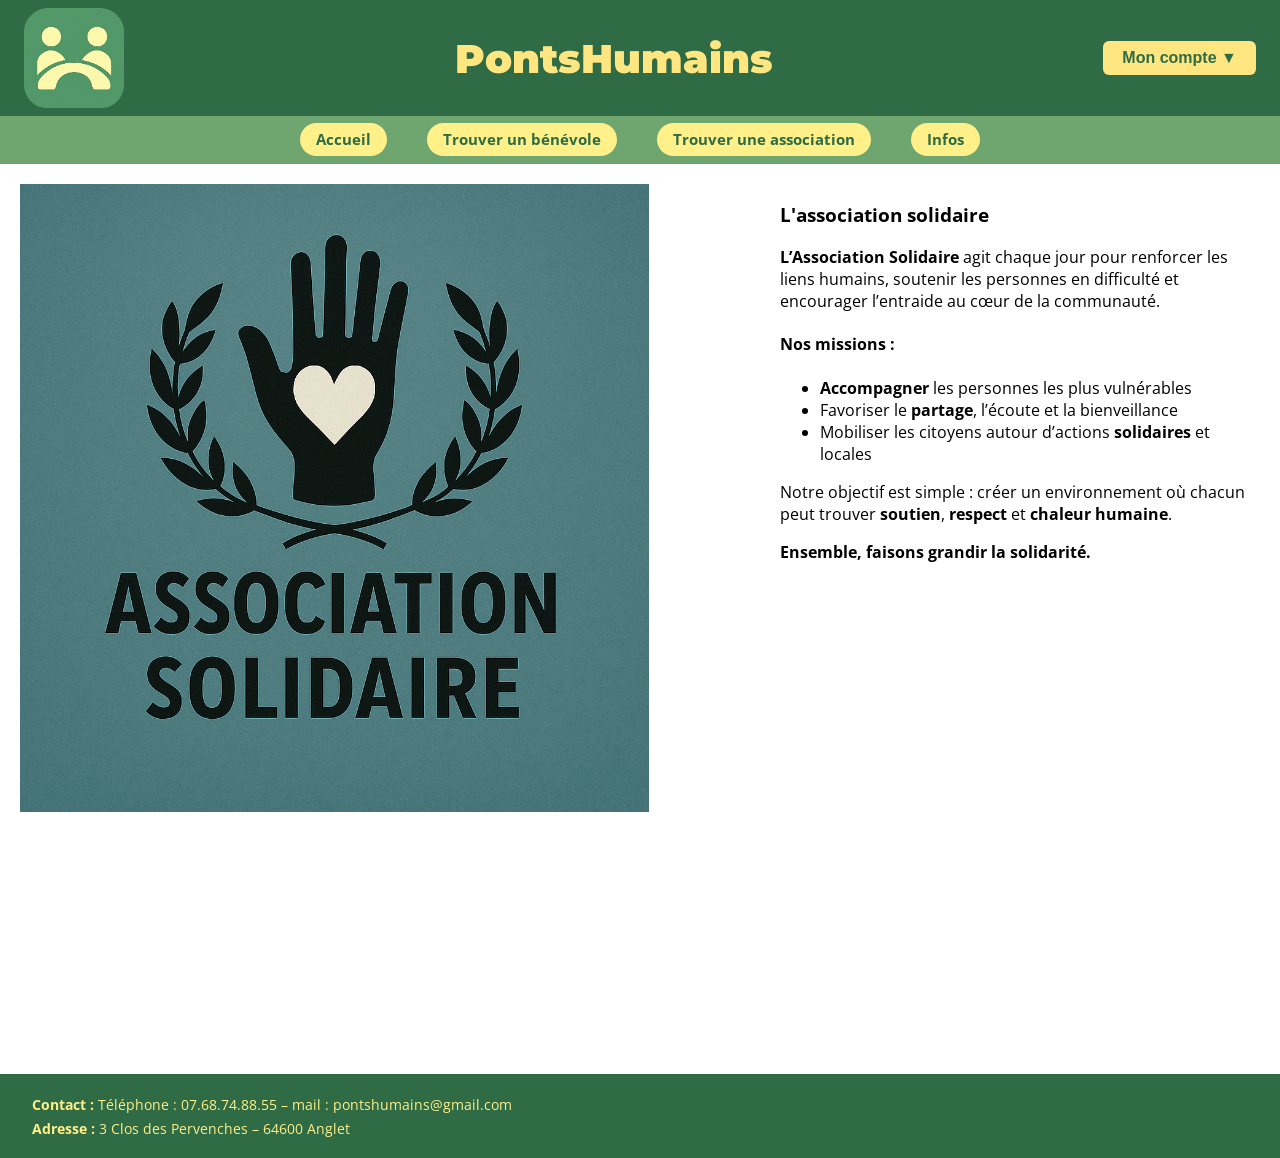
<file: index.html>
<!DOCTYPE html>
<html lang="fr">
<head>
    <meta charset="UTF-8">
    <meta name="viewport" content="width=device-width, initial-scale=1">
    <title>PontsHumains</title>

    <link rel="preconnect" href="https://fonts.googleapis.com">
    <link rel="preconnect" href="https://fonts.gstatic.com" crossorigin>
    <link href="https://fonts.googleapis.com/css2?family=Montserrat:wght@100..900&family=Open+Sans:wght@300..800&display=swap" rel="stylesheet">

    <link rel="stylesheet" href="style.css">
</head>

<body>
    <header class="site-header">
        <a class="brand" href="index.html" aria-label="Retour à l'accueil">
            <img src="images/logo2.png" alt="Logo PontsHumains" class="logo">
        </a>

        <h1 class="site-title">PontsHumains</h1>

        <div class="dropdown-compte">
            <button class="bouton-compte" type="button" aria-haspopup="true" aria-expanded="false">
                Mon compte ▼
            </button>
            <ul class="dropdown-content">
                <li><a href="pages/InscriptionAssociation.html">Connexion association</a></li>
                <li><a href="#">Connexion bénévole</a></li>
                <li><a href="#">Mes inscriptions</a></li>
                <li><a href="#">Déconnexion</a></li>
            </ul>
        </div>
    </header>

    <nav class="main-menu" aria-label="Menu principal">
        <ul>
            <li><a href="index.html">Accueil</a></li>
            <li><a href="pages/TrouverBenevoles.html">Trouver un bénévole</a></li>
            <li><a href="pages/TrouverAssociation.html">Trouver une association</a></li>
            <li><a href="#">Infos</a></li>
        </ul>
    </nav>

    <main>
        <section class="carrousel" aria-label="Carrousel des associations">

            <article>
                <h2 class="sr-only">Diapositive : Association Solidaire</h2>

                <aside>
                    <img src="images/logo_association1.png" alt="Logo Association Solidaire">
                </aside>

                <section>
                    <h3>L'association solidaire</h3>
                    <p><strong>L’Association Solidaire</strong> agit chaque jour pour renforcer les liens humains, soutenir les personnes en difficulté et encourager l’entraide au cœur de la communauté.</p>

                    <h4>Nos missions :</h4>
                    <ul>
                        <li><strong>Accompagner</strong> les personnes les plus vulnérables</li>
                        <li>Favoriser le <strong>partage</strong>, l’écoute et la bienveillance</li>
                        <li>Mobiliser les citoyens autour d’actions <strong>solidaires</strong> et locales</li>
                    </ul>

                    <p>Notre objectif est simple : créer un environnement où chacun peut trouver <strong>soutien</strong>, <strong>respect</strong> et <strong>chaleur humaine</strong>.</p>
                    <p><strong>Ensemble, faisons grandir la solidarité.</strong></p>
                </section>
            </article>

            <article>
                <h2 class="sr-only">Diapositive : Association Danse</h2>

                <aside>
                    <img src="images/logo_association2.png" alt="Logo Association Danse">
                </aside>

                <section>
                    <h3>L'association danse</h3>
                    <p><strong>L’Association Danse</strong> célèbre chaque jour l’expression corporelle, la créativité et le lien social à travers la pratique de la danse.</p>

                    <h4>Nos missions :</h4>
                    <ul>
                        <li><strong>Encourager</strong> l’accès à la danse pour tous les âges et tous les niveaux</li>
                        <li><strong>Organiser</strong> des ateliers, spectacles et événements culturels</li>
                        <li><strong>Favoriser l’inclusion</strong>, la confiance en soi et l’épanouissement par le mouvement</li>
                    </ul>

                    <p>Notre objectif est simple : faire de la danse un vecteur de joie, de cohésion et de liberté pour chacun.</p>
                    <p><strong>Ensemble, dansons vers un monde plus vivant.</strong></p>
                </section>
            </article>

            <article>
                <h2 class="sr-only">Diapositive : Association Animaux</h2>

                <aside>
                    <img src="images/logo_association3.png" alt="Logo Association Animaux">
                </aside>

                <section>
                    <h3>L'association animaux</h3>
                    <p><strong>L’Association animaux</strong> agit chaque jour pour protéger les êtres vivants, sensibiliser à la cause animale et encourager le respect de toutes les formes de vie.</p>

                    <h4>Nos missions :</h4>
                    <ul>
                        <li><strong>Secourir</strong> les animaux en détresse et leur offrir un refuge</li>
                        <li><strong>Promouvoir</strong> l’adoption responsable et lutter contre l’abandon</li>
                        <li><strong>Éduquer</strong> petits et grands au bien-être animal et à la cohabitation harmonieuse</li>
                    </ul>

                    <p>Notre objectif est simple : bâtir un monde plus juste et plus doux pour les animaux.</p>
                    <p><strong>Ensemble, faisons grandir la protection animale.</strong></p>
                </section>
            </article>

        </section>
    </main>

    <footer class="site-footer">
        <p><strong>Contact :</strong> Téléphone : 07.68.74.88.55 – mail : pontshumains@gmail.com</p>
        <p><strong>Adresse :</strong> 3 Clos des Pervenches – 64600 Anglet</p>
    </footer>
</body>
</html>
</file>
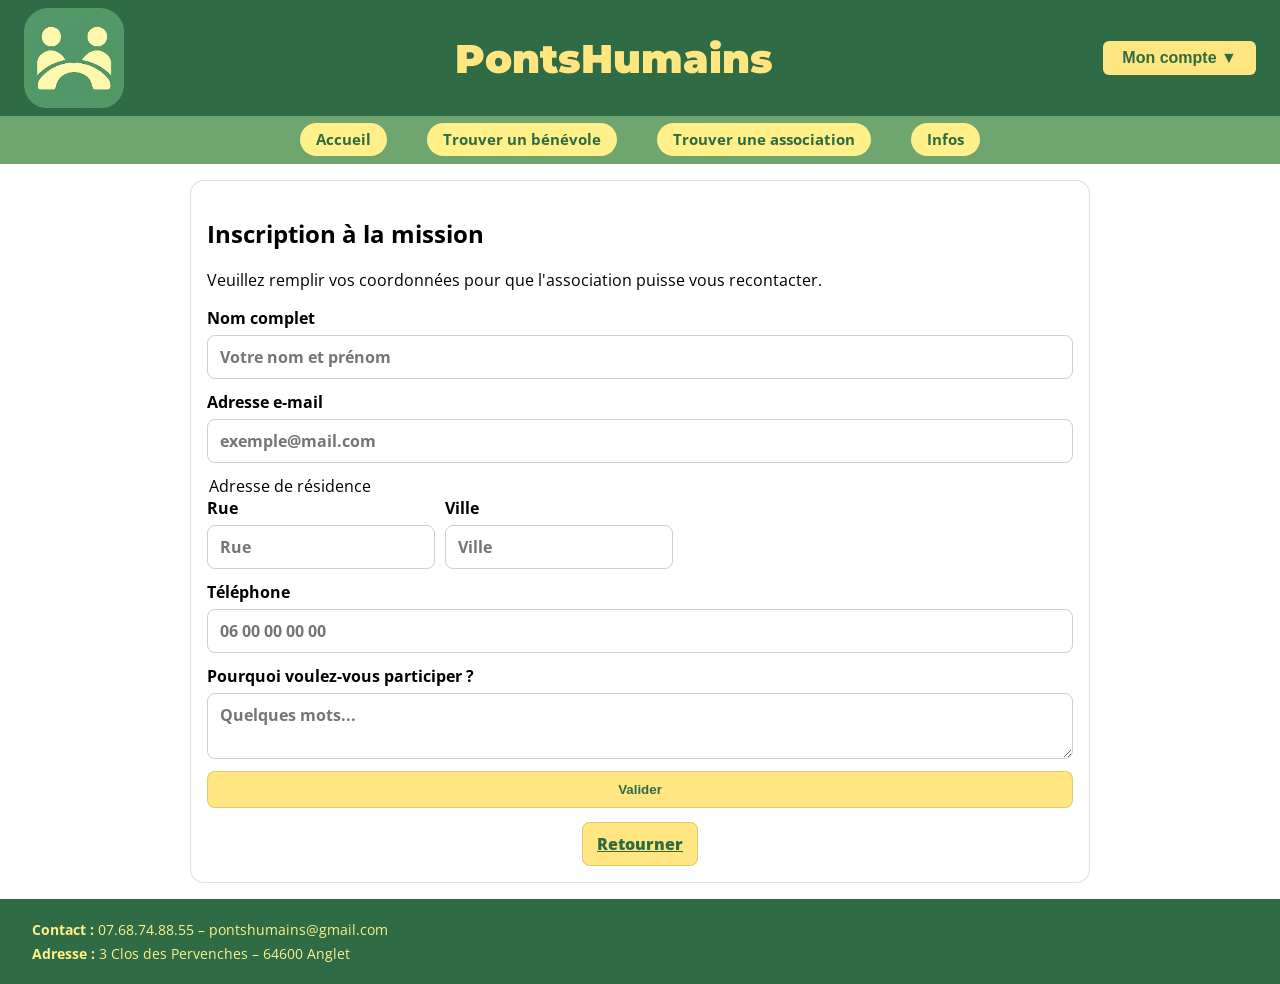
<file: inscription-evenement.html>
<!DOCTYPE html>
<html lang="fr">

<head>
    <meta charset="UTF-8">
    <meta name="viewport" content="width=device-width, initial-scale=1">
    <title>PontsHumains - Inscription événement</title>

    <link rel="preconnect" href="https://fonts.googleapis.com">
    <link rel="preconnect" href="https://fonts.gstatic.com" crossorigin>
    <link href="https://fonts.googleapis.com/css2?family=Montserrat:wght@100..900&family=Open+Sans:wght@300..800&display=swap" rel="stylesheet">

    <link rel="stylesheet" href="../style.css">
</head>

<body>
    <header class="site-header">
        <a class="brand" href="../index.html" aria-label="Retour à l'accueil">
            <img src="../images/logo2.png" alt="Logo PontsHumains" class="logo">
        </a>

        <h1 class="site-title">PontsHumains</h1>

        <div class="dropdown-compte">
            <button class="bouton-compte" type="button" aria-haspopup="true">
                Mon compte ▼
            </button>
            <ul class="dropdown-content">
                <li><a href="./InscriptionAssociation.html">Connexion association</a></li>
                <li><a href="#">Connexion bénévole</a></li>
                <li><a href="#">Mes inscriptions</a></li>
                <li><a href="#">Déconnexion</a></li>
            </ul>
        </div>
    </header>

    <nav class="main-menu" aria-label="Menu principal">
        <ul>
            <li><a href="../index.html">Accueil</a></li>
            <li><a href="./TrouverBenevoles.html">Trouver un bénévole</a></li>
            <li><a href="./TrouverAssociation.html">Trouver une association</a></li>
            <li><a href="#">Infos</a></li>
        </ul>
    </nav>

    <main class="form-container">
        <article class="form-card">
            <header>
                <h2>Inscription à la mission</h2>
                <p>Veuillez remplir vos coordonnées pour que l'association puisse vous recontacter.</p>
            </header>

            <form class="event-form">
                <label>
                    Nom complet
                    <input type="text" placeholder="Votre nom et prénom">
                </label>

                <label>
                    Adresse e-mail
                    <input type="email" placeholder="exemple@mail.com">
                </label>

                <fieldset class="adresse-row">
                    <legend>Adresse de résidence</legend>

                    <label>
                        Rue
                        <input type="text" placeholder="Rue">
                    </label>

                    <label>
                        Ville
                        <input type="text" placeholder="Ville">
                    </label>
                </fieldset>

                <label>
                    Téléphone
                    <input type="tel" placeholder="06 00 00 00 00">
                </label>

                <label>
                    Pourquoi voulez-vous participer ?
                    <textarea placeholder="Quelques mots..."></textarea>
                </label>

                <button type="submit" class="btn-search">Valider</button>
            </form>

            <footer class="form-footer">
                <a href="TrouverAssociation.html" class="btn-search">Retourner</a>
            </footer>
        </article>
    </main>

    <footer class="site-footer">
        <p><strong>Contact :</strong> 07.68.74.88.55 – pontshumains@gmail.com</p>
        <p><strong>Adresse :</strong> 3 Clos des Pervenches – 64600 Anglet</p>
    </footer>
</body>
</html>
</file>
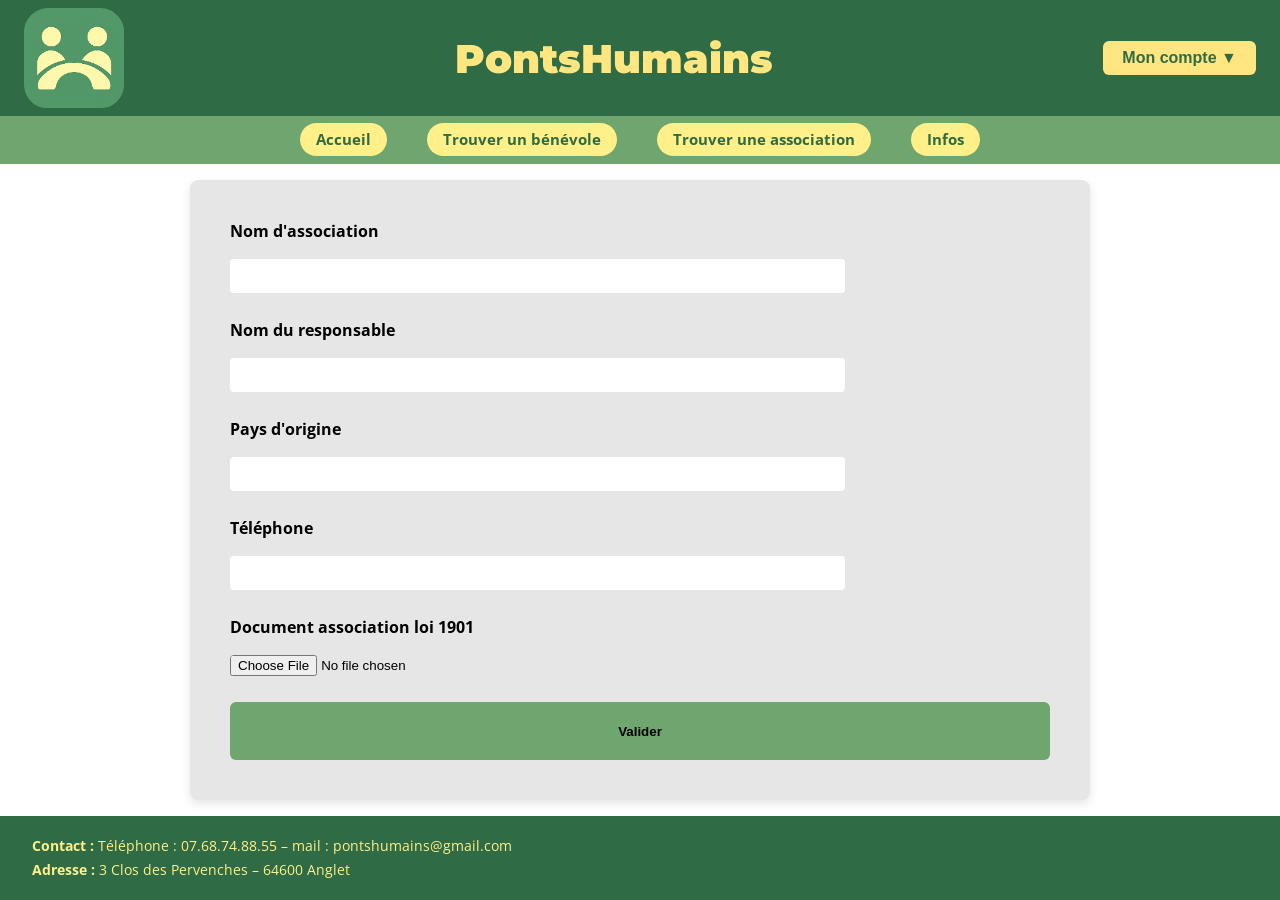
<file: InscriptionAssociation.html>
<!DOCTYPE html>
<html lang="fr">

<head>
    <meta charset="UTF-8">
    <meta name="viewport" content="width=device-width, initial-scale=1">
    <title>PontsHumains - Inscription association</title>

    <link rel="preconnect" href="https://fonts.googleapis.com">
    <link rel="preconnect" href="https://fonts.gstatic.com" crossorigin>
    <link href="https://fonts.googleapis.com/css2?family=Montserrat:wght@100..900&family=Open+Sans:wght@300..800&display=swap" rel="stylesheet">

    <link rel="stylesheet" href="../style.css">
</head>

<body class="page-association">
    <header class="site-header">
        <a class="brand" href="../index.html" aria-label="Retour à l'accueil">
            <img src="../images/logo2.png" alt="Logo PontsHumains" class="logo">
        </a>

        <h1 class="site-title">PontsHumains</h1>

        <div class="dropdown-compte">
            <button class="bouton-compte" type="button" aria-haspopup="true">
                Mon compte ▼
            </button>
            <ul class="dropdown-content">
                <li><a href="./InscriptionAssociation.html">Connexion association</a></li>
                <li><a href="#">Connexion bénévole</a></li>
                <li><a href="#">Mes inscriptions</a></li>
                <li><a href="#">Déconnexion</a></li>
            </ul>
        </div>
    </header>

    <nav class="main-menu" aria-label="Menu principal">
        <ul>
            <li><a href="../index.html">Accueil</a></li>
            <li><a href="./TrouverBenevoles.html">Trouver un bénévole</a></li>
            <li><a href="./TrouverAssociation.html">Trouver une association</a></li>
            <li><a href="#">Infos</a></li>
        </ul>
    </nav>

    <main aria-label="Formulaire inscription association">
        <form class="association-form">
            <label>
                Nom d'association
                <input type="text" required>
            </label>

            <label>
                Nom du responsable
                <input type="text" required>
            </label>

            <label>
                Pays d'origine
                <input type="text" required>
            </label>

            <label>
                Téléphone
                <input type="tel" required>
            </label>

            <label>
                Document association loi 1901
                <input type="file" required>
            </label>

            <button type="submit">Valider</button>
        </form>
    </main>

    <footer class="site-footer">
        <p><strong>Contact :</strong> Téléphone : 07.68.74.88.55 – mail : pontshumains@gmail.com</p>
        <p><strong>Adresse :</strong> 3 Clos des Pervenches – 64600 Anglet</p>
    </footer>
</body>
</html>
</file>
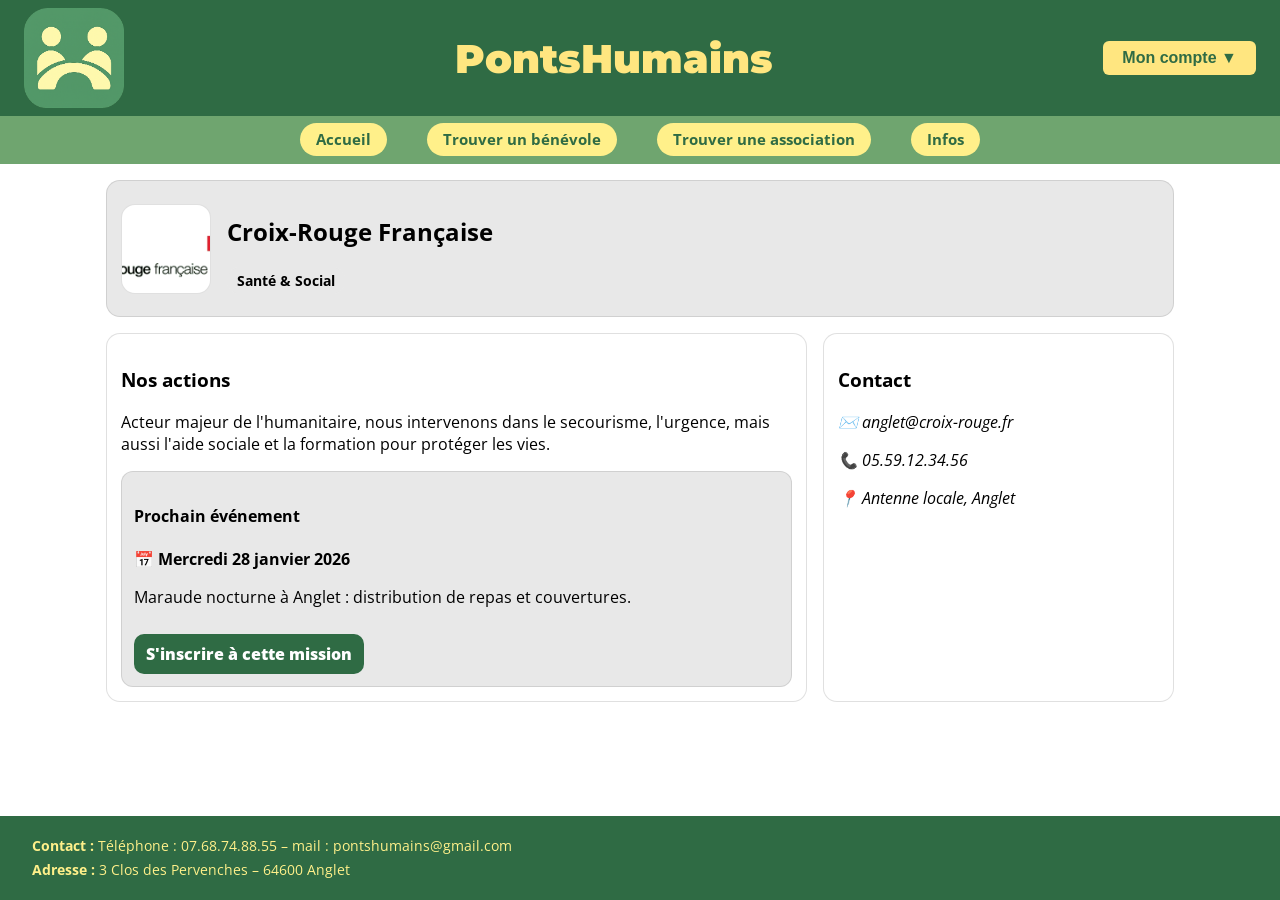
<file: profil-croix-rouge.html>
<!DOCTYPE html>
<html lang="fr">

<head>
    <meta charset="UTF-8">
    <meta name="viewport" content="width=device-width, initial-scale=1">
    <title>PontsHumains - Profil Croix-Rouge</title>

    <link rel="preconnect" href="https://fonts.googleapis.com">
    <link rel="preconnect" href="https://fonts.gstatic.com" crossorigin>
    <link
        href="https://fonts.googleapis.com/css2?family=Montserrat:ital,wght@0,100..900;1,100..900&family=Open+Sans:ital,wght@0,300..800;1,300..800&display=swap"
        rel="stylesheet">

    <link rel="stylesheet" href="../style.css">
</head>

<body>
    <header class="site-header">
        <a class="brand" href="../index.html" aria-label="Retour à l'accueil">
            <img src="../images/logo2.png" alt="PontsHumains" class="logo">
        </a>

        <h1 class="site-title">PontsHumains</h1>

        <div class="dropdown-compte">
            <button class="bouton-compte" type="button" aria-haspopup="true" aria-expanded="false">
                Mon compte ▼
            </button>
            <div class="dropdown-content" role="menu">
                <a href="./InscriptionAssociation.html" role="menuitem">Connexion association</a>
                <a href="#" role="menuitem">Connexion bénévole</a>
                <a href="#" role="menuitem">Mes inscriptions</a>
                <a href="#" role="menuitem">Déconnexion</a>
            </div>
        </div>
    </header>

    <nav class="main-menu" aria-label="Menu principal">
        <ul>
            <li><a href="../index.html">Accueil</a></li>
            <li><a href="../pages/TrouverBenevoles.html">Trouver un bénévole</a></li>
            <li><a href="../pages/TrouverAssociation.html">Trouver une association</a></li>
            <li><a href="#">Infos</a></li>
        </ul>
    </nav>

    <main class="profil-container">
        <header class="profil-hero">
            <img src="../images/logo_Croix-Rouge_400x200.webp" alt="Logo de la Croix-Rouge" class="profil-avatar">
            <section>
                <h2>Croix-Rouge Française</h2>
                <p class="asso-tag">Santé &amp; Social</p>
            </section>
        </header>

        <section class="profil-content">
            <h2 class="sr-only">Contenu du profil de l'association</h2>

            <article class="profil-desc">
                <h3>Nos actions</h3>
                <p>
                    Acteur majeur de l'humanitaire, nous intervenons dans le secourisme, l'urgence,
                    mais aussi l'aide sociale et la formation pour protéger les vies.
                </p>

                <article class="event-highlight">
                    <h4>Prochain événement</h4>
                    <p>📅 <strong>Mercredi 28 janvier 2026</strong></p>
                    <p>Maraude nocturne à Anglet : distribution de repas et couvertures.</p>

                    <a href="inscription-evenement.html" class="btn-profil">
                        S'inscrire à cette mission
                    </a>
                </article>
            </article>

            <aside class="profil-sidebar">
                <h3>Contact</h3>
                <address>
                    <p>✉️ anglet@croix-rouge.fr</p>
                    <p>📞 05.59.12.34.56</p>
                    <p>📍 Antenne locale, Anglet</p>
                </address>
            </aside>
        </section>
    </main>

    <footer class="site-footer">
        <p><strong>Contact :</strong> Téléphone : 07.68.74.88.55 – mail : pontshumains@gmail.com</p>
        <p><strong>Adresse :</strong> 3 Clos des Pervenches – 64600 Anglet</p>
    </footer>
</body>

</html>
</file>
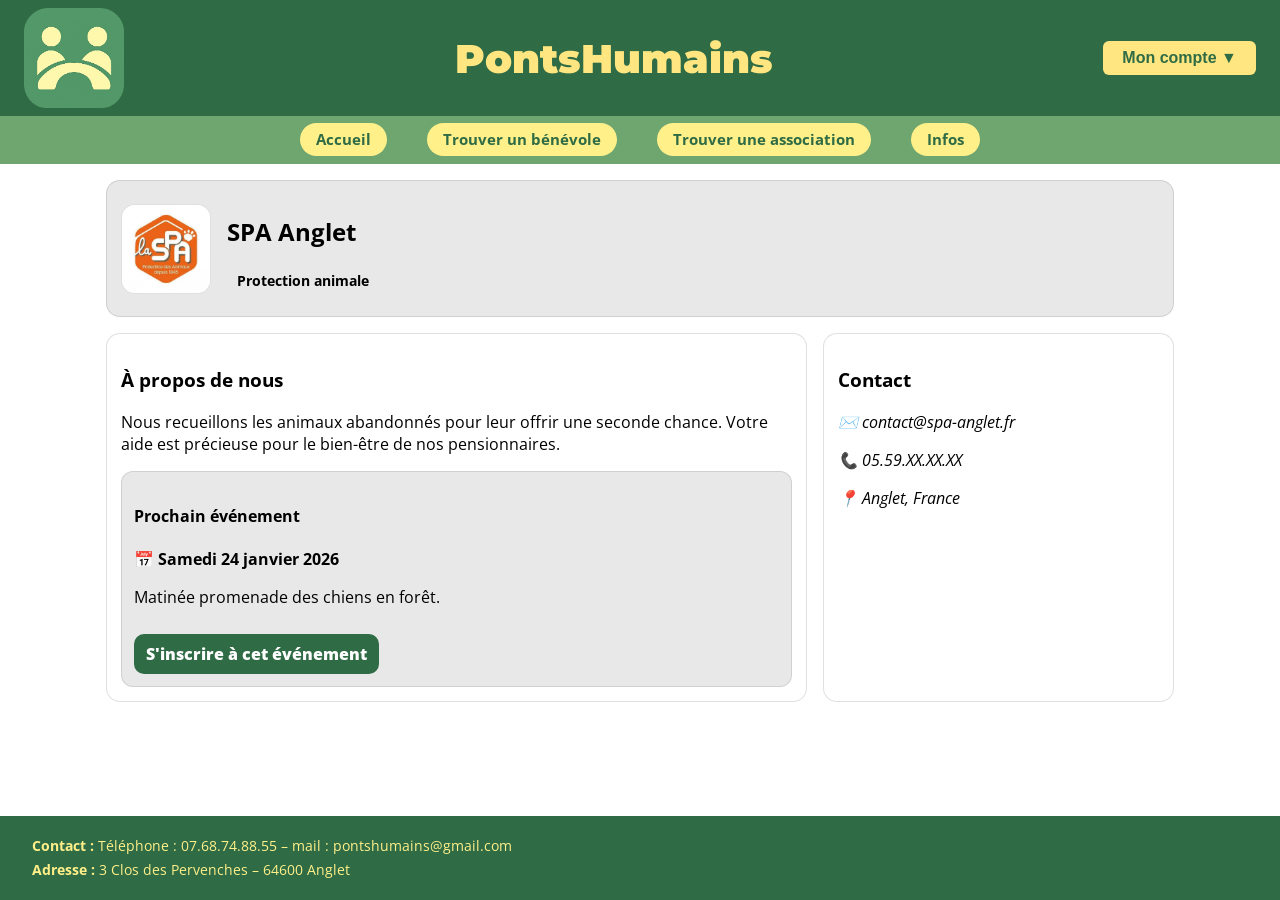
<file: profil-spa.html>
<!DOCTYPE html>
<html lang="fr">

<head>
    <meta charset="UTF-8">
    <meta name="viewport" content="width=device-width, initial-scale=1">
    <title>PontsHumains - Profil SPA</title>

    <link rel="preconnect" href="https://fonts.googleapis.com">
    <link rel="preconnect" href="https://fonts.gstatic.com" crossorigin>
    <link
        href="https://fonts.googleapis.com/css2?family=Montserrat:ital,wght@0,100..900;1,100..900&family=Open+Sans:ital,wght@0,300..800;1,300..800&display=swap"
        rel="stylesheet">

    <link rel="stylesheet" href="../style.css">
</head>

<body>
    <header class="site-header">
        <a class="brand" href="../index.html" aria-label="Retour à l'accueil">
            <img src="../images/logo2.png" alt="PontsHumains" class="logo">
        </a>

        <h1 class="site-title">PontsHumains</h1>

        <div class="dropdown-compte">
            <button class="bouton-compte" type="button" aria-haspopup="true" aria-expanded="false">
                Mon compte ▼
            </button>
            <div class="dropdown-content" role="menu">
                <a href="./InscriptionAssociation.html" role="menuitem">Connexion association</a>
                <a href="#" role="menuitem">Connexion bénévole</a>
                <a href="#" role="menuitem">Mes inscriptions</a>
                <a href="#" role="menuitem">Déconnexion</a>
            </div>
        </div>
    </header>

    <nav class="main-menu" aria-label="Menu principal">
        <ul>
            <li><a href="../index.html">Accueil</a></li>
            <li><a href="../pages/TrouverBenevoles.html">Trouver un bénévole</a></li>
            <li><a href="../pages/TrouverAssociation.html">Trouver une association</a></li>
            <li><a href="#">Infos</a></li>
        </ul>
    </nav>

    <main class="profil-container">
        <header class="profil-hero">
            <img src="../images/logo-spa-avatar.jpg" alt="Logo de l'association SPA Anglet" class="profil-avatar">
            <section>
                <h2>SPA Anglet</h2>
                <p class="asso-tag">Protection animale</p>
            </section>
        </header>

        <section class="profil-content">
            <h2 class="sr-only">Contenu du profil de l'association</h2>

            <article class="profil-desc">
                <h3>À propos de nous</h3>
                <p>
                    Nous recueillons les animaux abandonnés pour leur offrir une seconde chance.
                    Votre aide est précieuse pour le bien-être de nos pensionnaires.
                </p>

                <article class="event-highlight">
                    <h4>Prochain événement</h4>
                    <p>📅 <strong>Samedi 24 janvier 2026</strong></p>
                    <p>Matinée promenade des chiens en forêt.</p>

                    <a href="inscription-evenement.html" class="btn-profil">
                        S'inscrire à cet événement
                    </a>
                </article>
            </article>

            <aside class="profil-sidebar">
                <h3>Contact</h3>
                <address>
                    <p>✉️ contact@spa-anglet.fr</p>
                    <p>📞 05.59.XX.XX.XX</p>
                    <p>📍 Anglet, France</p>
                </address>
            </aside>
        </section>
    </main>

    <footer class="site-footer">
        <p><strong>Contact :</strong> Téléphone : 07.68.74.88.55 – mail : pontshumains@gmail.com</p>
        <p><strong>Adresse :</strong> 3 Clos des Pervenches – 64600 Anglet</p>
    </footer>
</body>

</html>
</file>
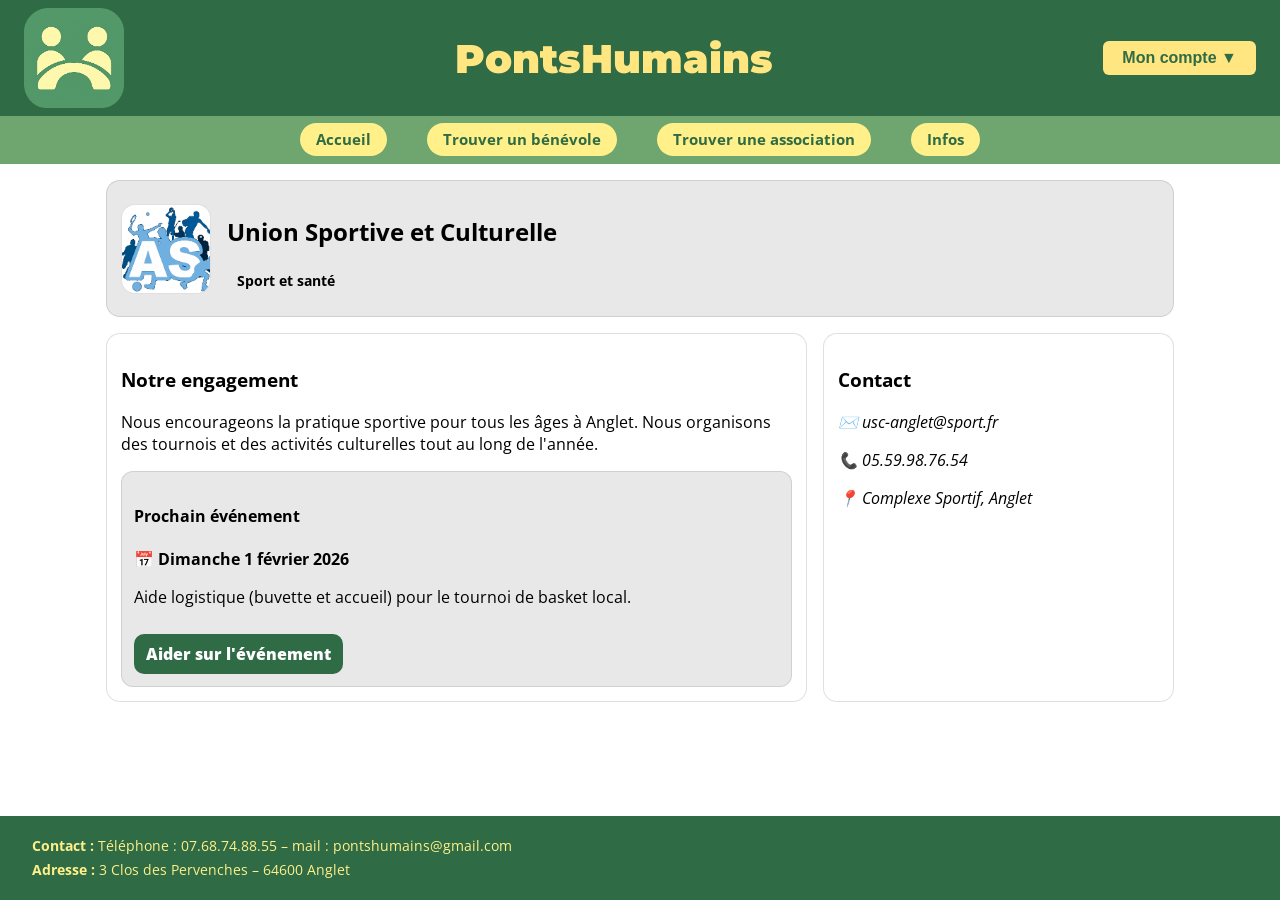
<file: profil-union-sportive.html>
<!DOCTYPE html>
<html lang="fr">

<head>
    <meta charset="UTF-8">
    <meta name="viewport" content="width=device-width, initial-scale=1">
    <title>PontsHumains - Profil Union Sportive</title>

    <link rel="preconnect" href="https://fonts.googleapis.com">
    <link rel="preconnect" href="https://fonts.gstatic.com" crossorigin>
    <link
        href="https://fonts.googleapis.com/css2?family=Montserrat:ital,wght@0,100..900;1,100..900&family=Open+Sans:ital,wght@0,300..800;1,300..800&display=swap"
        rel="stylesheet">

    <link rel="stylesheet" href="../style.css">
</head>

<body>
    <header class="site-header">
        <a class="brand" href="../index.html" aria-label="Retour à l'accueil">
            <img src="../images/logo2.png" alt="PontsHumains" class="logo">
        </a>

        <h1 class="site-title">PontsHumains</h1>

        <div class="dropdown-compte">
            <button class="bouton-compte" type="button" aria-haspopup="true" aria-expanded="false">
                Mon compte ▼
            </button>
            <div class="dropdown-content" role="menu">
                <a href="./InscriptionAssociation.html" role="menuitem">Connexion association</a>
                <a href="#" role="menuitem">Connexion bénévole</a>
                <a href="#" role="menuitem">Mes inscriptions</a>
                <a href="#" role="menuitem">Déconnexion</a>
            </div>
        </div>
    </header>

    <nav class="main-menu" aria-label="Menu principal">
        <ul>
            <li><a href="../index.html">Accueil</a></li>
            <li><a href="../pages/TrouverBenevoles.html">Trouver un bénévole</a></li>
            <li><a href="../pages/TrouverAssociation.html">Trouver une association</a></li>
            <li><a href="#">Infos</a></li>
        </ul>
    </nav>

    <main class="profil-container">
        <header class="profil-hero">
            <img src="../images/AS.png" alt="Logo de l'Union Sportive et Culturelle" class="profil-avatar">
            <section>
                <h2>Union Sportive et Culturelle</h2>
                <p class="asso-tag">Sport et santé</p>
            </section>
        </header>

        <section class="profil-content">
            <h2 class="sr-only">Contenu du profil de l'association</h2>

            <article class="profil-desc">
                <h3>Notre engagement</h3>
                <p>
                    Nous encourageons la pratique sportive pour tous les âges à Anglet.
                    Nous organisons des tournois et des activités culturelles tout au long de l'année.
                </p>

                <article class="event-highlight">
                    <h4>Prochain événement</h4>
                    <p>📅 <strong>Dimanche 1 février 2026</strong></p>
                    <p>Aide logistique (buvette et accueil) pour le tournoi de basket local.</p>

                    <a href="inscription-evenement.html" class="btn-profil">
                        Aider sur l'événement
                    </a>
                </article>
            </article>

            <aside class="profil-sidebar">
                <h3>Contact</h3>
                <address>
                    <p>✉️ usc-anglet@sport.fr</p>
                    <p>📞 05.59.98.76.54</p>
                    <p>📍 Complexe Sportif, Anglet</p>
                </address>
            </aside>
        </section>
    </main>

    <footer class="site-footer">
        <p><strong>Contact :</strong> Téléphone : 07.68.74.88.55 – mail : pontshumains@gmail.com</p>
        <p><strong>Adresse :</strong> 3 Clos des Pervenches – 64600 Anglet</p>
    </footer>
</body>

</html>
</file>
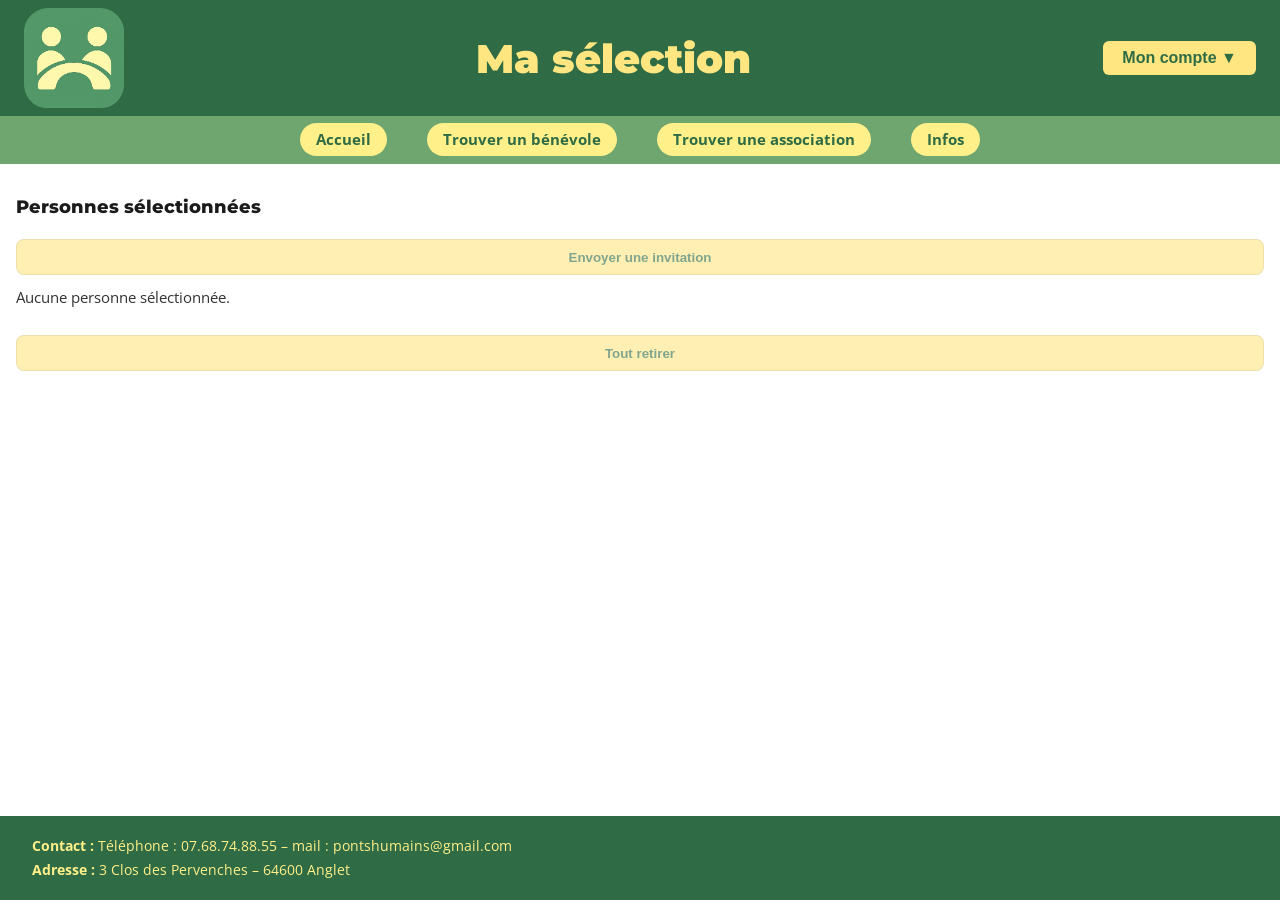
<file: selection.html>
<!DOCTYPE html>
<html lang="fr">

<head>
    <meta charset="UTF-8">
    <meta name="viewport" content="width=device-width, initial-scale=1">
    <title>Ma sélection - PontsHumains</title>

    <link rel="preconnect" href="https://fonts.googleapis.com">
    <link rel="preconnect" href="https://fonts.gstatic.com" crossorigin>
    <link href="https://fonts.googleapis.com/css2?family=Montserrat:wght@100..900&family=Open+Sans:wght@300..800&display=swap" rel="stylesheet">

    <link rel="stylesheet" href="../style.css">
</head>

<body>
    <header class="site-header">
        <a class="brand" href="../index.html" aria-label="Retour à l'accueil">
            <img src="../images/logo2.png" alt="Logo PontsHumains" class="logo">
        </a>

        <h1 class="site-title">Ma sélection</h1>

        <div class="dropdown-compte">
            <button class="bouton-compte" type="button" aria-haspopup="true">
                Mon compte ▼
            </button>
            <ul class="dropdown-content">
                <li><a href="./InscriptionAssociation.html">Connexion association</a></li>
                <li><a href="#">Connexion bénévole</a></li>
                <li><a href="#">Mes inscriptions</a></li>
                <li><a href="#">Déconnexion</a></li>
            </ul>
        </div>
    </header>

    <nav class="main-menu" aria-label="Menu principal">
        <ul>
            <li><a href="../index.html">Accueil</a></li>
            <li><a href="./TrouverBenevoles.html">Trouver un bénévole</a></li>
            <li><a href="./TrouverAssociation.html">Trouver une association</a></li>
            <li><a href="#">Infos</a></li>
        </ul>
    </nav>

    <main class="selection-page" aria-label="Page de sélection">
        <header class="selection-top">
            <h2 class="results-title">Personnes sélectionnées</h2>

            <button type="button" class="btn-selection" id="inviteBtn" aria-label="Envoyer une invitation">
                Envoyer une invitation
            </button>
        </header>

        <p class="results-hint" id="emptyMsg">Aucune personne sélectionnée.</p>
        <ul class="people-list" id="selectedList" aria-live="polite"></ul>

        <p class="selection-actions">
            <button type="button" id="clearAll" class="btn-selection">Tout retirer</button>
        </p>

        <p class="demo-note" id="demoNote" hidden>
            Fonctionnalité de démonstration : l’envoi d’invitation n’est pas actif.
        </p>
    </main>

    <footer class="site-footer">
        <address class="contact">
            <p><strong>Contact :</strong> Téléphone : 07.68.74.88.55 – mail : pontshumains@gmail.com</p>
            <p><strong>Adresse :</strong> 3 Clos des Pervenches – 64600 Anglet</p>
        </address>
    </footer>

    <script>
        const STORAGE_KEY = "pontshumains_selection";
        const listEl = document.getElementById("selectedList");
        const emptyMsg = document.getElementById("emptyMsg");
        const clearAllBtn = document.getElementById("clearAll");
        const inviteBtn = document.getElementById("inviteBtn");
        const demoNote = document.getElementById("demoNote");

        function loadSelection() {
            try { return JSON.parse(localStorage.getItem(STORAGE_KEY)) ?? []; }
            catch { return []; }
        }

        function saveSelection(list) {
            localStorage.setItem(STORAGE_KEY, JSON.stringify(list));
        }

        function removeAt(index) {
            const selection = loadSelection();
            selection.splice(index, 1);
            saveSelection(selection);
            render();
        }

        function clearAll() {
            saveSelection([]);
            render();
        }

        function render() {
            const selection = loadSelection();
            listEl.innerHTML = "";

            const hasItems = selection.length > 0;

            emptyMsg.style.display = hasItems ? "none" : "block";
            clearAllBtn.disabled = !hasItems;
            inviteBtn.disabled = !hasItems;
            demoNote.hidden = true;

            selection.forEach((p, i) => {
                const li = document.createElement("li");
                li.className = "person-card";
                li.innerHTML = `
                    <strong>${p.name}</strong><br>
                    Âge : ${p.age}<br>
                    Compétence : ${p.skill}<br>
                    Zone : ${p.zone.replace("-", " ")}<br>
                    <button type="button">Retirer</button>
                `;
                li.querySelector("button").addEventListener("click", () => removeAt(i));
                listEl.appendChild(li);
            });
        }

        clearAllBtn.addEventListener("click", clearAll);

        inviteBtn.addEventListener("click", () => {
            demoNote.hidden = false;
        });

        render();
    </script>
</body>
</html>
</file>
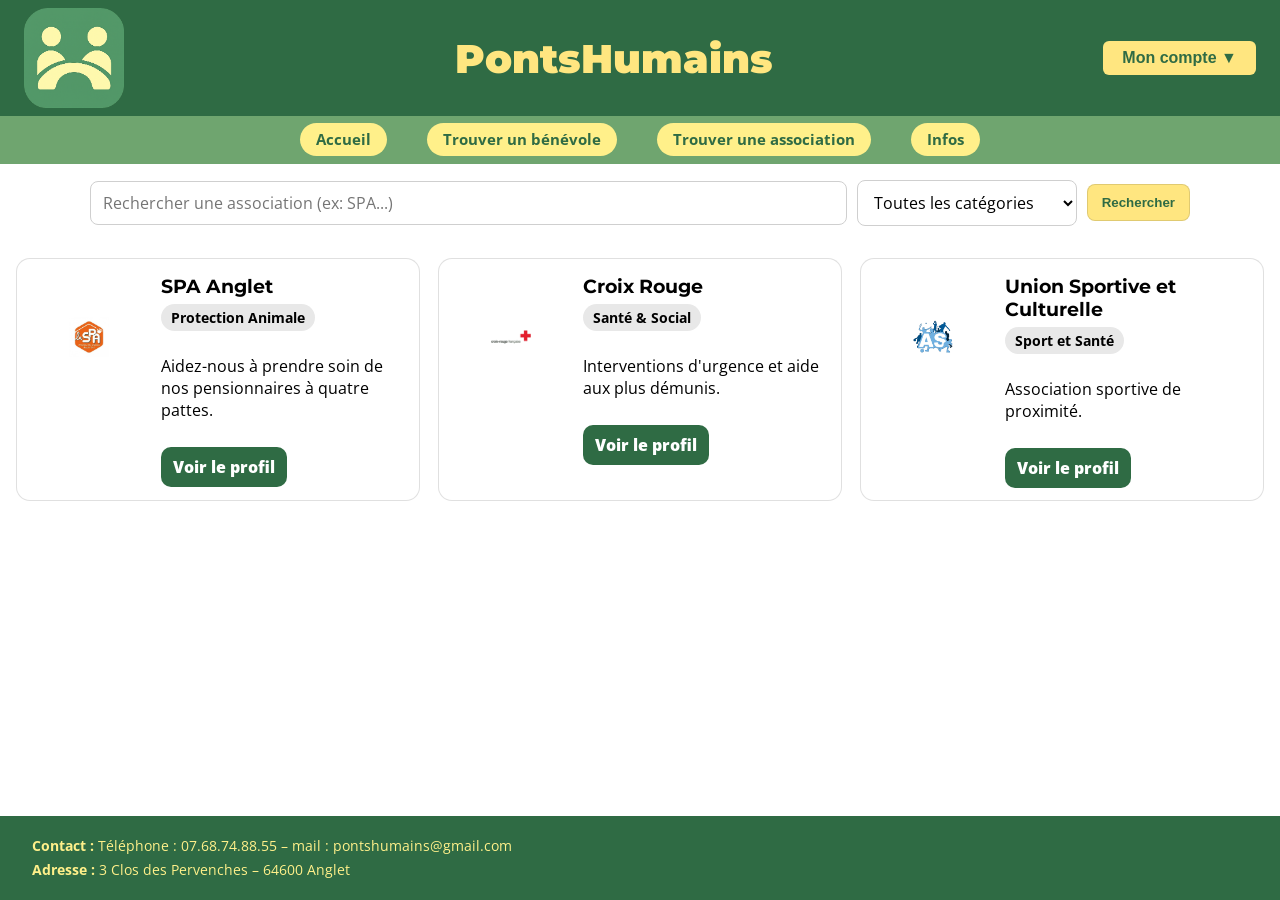
<file: TrouverAssociation.html>
<!DOCTYPE html>
<html lang="fr">

<head>
    <meta charset="UTF-8">
    <meta name="viewport" content="width=device-width, initial-scale=1">
    <title>PontsHumains - Trouver une association</title>

    <link rel="preconnect" href="https://fonts.googleapis.com">
    <link rel="preconnect" href="https://fonts.gstatic.com" crossorigin>
    <link href="https://fonts.googleapis.com/css2?family=Montserrat:wght@100..900&family=Open+Sans:wght@300..800&display=swap" rel="stylesheet">

    <link rel="stylesheet" href="../style.css">
    <script src="./script.js" defer></script>
</head>

<body>
    <header class="site-header">
        <a class="brand" href="../index.html" aria-label="Retour à l'accueil">
            <img src="../images/logo2.png" alt="Logo PontsHumains" class="logo">
        </a>

        <h1 class="site-title">PontsHumains</h1>

        <div class="dropdown-compte">
            <button class="bouton-compte" type="button" aria-haspopup="true" aria-expanded="false">
                Mon compte ▼
            </button>
            <ul class="dropdown-content">
                <li><a href="./InscriptionAssociation.html">Connexion association</a></li>
                <li><a href="#">Connexion bénévole</a></li>
                <li><a href="#">Mes inscriptions</a></li>
                <li><a href="#">Déconnexion</a></li>
            </ul>
        </div>
    </header>

    <nav class="main-menu" aria-label="Menu principal">
        <ul>
            <li><a href="../index.html">Accueil</a></li>
            <li><a href="./TrouverBenevoles.html">Trouver un bénévole</a></li>
            <li><a href="./TrouverAssociation.html">Trouver une association</a></li>
            <li><a href="#">Infos</a></li>
        </ul>
    </nav>

    <main>
        <section class="search-section" aria-label="Recherche d'associations">
            <form class="search-bar">
                <input type="search" placeholder="Rechercher une association (ex: SPA...)" aria-label="Rechercher une association">
                <select class="filter-select" aria-label="Filtrer par catégorie">
                    <option value="">Toutes les catégories</option>
                    <option value="sport">Sport</option>
                    <option value="sante">Santé</option>
                    <option value="social">Social</option>
                </select>
                <button type="submit" class="btn-search">Rechercher</button>
            </form>
        </section>

        <section class="associations-grid" aria-label="Liste des associations">
            <h2 class="sr-only">Liste des associations</h2>

            <article class="asso-card" data-categorie="social">
                <figure>
                    <img src="../images/logo-spa-avatar.jpg" alt="Logo SPA" class="asso-logo">
                </figure>
                <div class="asso-info">
                    <h3>SPA Anglet</h3>
                    <p class="asso-tag">Protection Animale</p>
                    <p>Aidez-nous à prendre soin de nos pensionnaires à quatre pattes.</p>
                    <a href="profil-spa.html" class="btn-profil">Voir le profil</a>
                </div>
            </article>

            <article class="asso-card" data-categorie="sante">
                <figure>
                    <img src="../images/logo_Croix-Rouge_400x200.webp" alt="Logo Croix Rouge" class="asso-logo">
                </figure>
                <div class="asso-info">
                    <h3>Croix Rouge</h3>
                    <p class="asso-tag">Santé & Social</p>
                    <p>Interventions d'urgence et aide aux plus démunis.</p>
                    <a href="profil-croix-rouge.html" class="btn-profil">Voir le profil</a>
                </div>
            </article>

            <article class="asso-card" data-categorie="sport">
                <figure>
                    <img src="../images/AS.png" alt="Logo Association Sportive" class="asso-logo">
                </figure>
                <div class="asso-info">
                    <h3>Union Sportive et Culturelle</h3>
                    <p class="asso-tag">Sport et Santé</p>
                    <p>Association sportive de proximité.</p>
                    <a href="profil-union-sportive.html" class="btn-profil">Voir le profil</a>
                </div>
            </article>
        </section>
    </main>

    <footer class="site-footer">
        <p><strong>Contact :</strong> Téléphone : 07.68.74.88.55 – mail : pontshumains@gmail.com</p>
        <p><strong>Adresse :</strong> 3 Clos des Pervenches – 64600 Anglet</p>
    </footer>
</body>

</html>
</file>
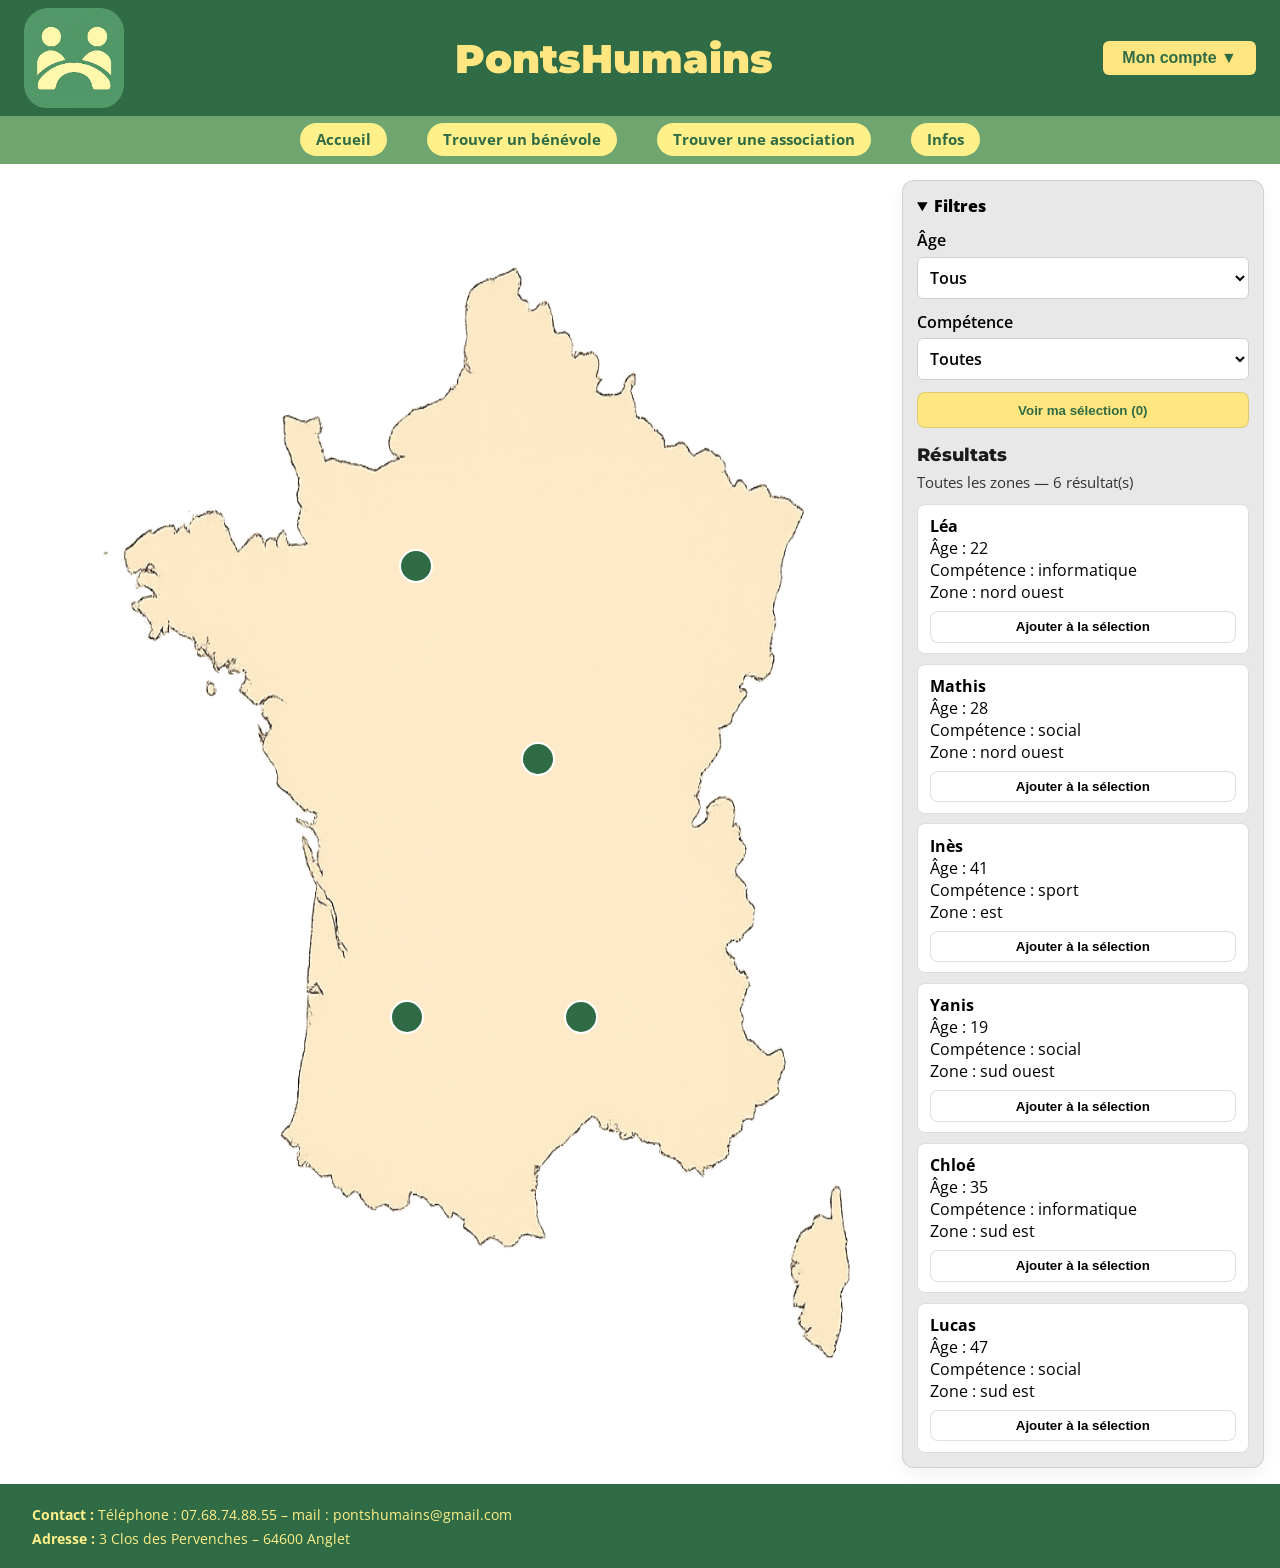
<file: TrouverBenevoles.html>
<!DOCTYPE html>
<html lang="fr">

<head>
    <meta charset="UTF-8">
    <meta name="viewport" content="width=device-width, initial-scale=1">
    <title>PontsHumains - Trouver un bénévole</title>

    <link rel="preconnect" href="https://fonts.googleapis.com">
    <link rel="preconnect" href="https://fonts.gstatic.com" crossorigin>
    <link href="https://fonts.googleapis.com/css2?family=Montserrat:wght@100..900&family=Open+Sans:wght@300..800&display=swap" rel="stylesheet">

    <link rel="stylesheet" href="../style.css">
</head>

<body>
    <header class="site-header">
        <a class="brand" href="../index.html" aria-label="Retour à l'accueil">
            <img src="../images/logo2.png" alt="Logo PontsHumains" class="logo">
        </a>

        <h1 class="site-title">PontsHumains</h1>

        <div class="dropdown-compte">
            <button class="bouton-compte" type="button" aria-haspopup="true">
                Mon compte ▼
            </button>
            <ul class="dropdown-content">
                <li><a href="./InscriptionAssociation.html">Connexion association</a></li>
                <li><a href="#">Connexion bénévole</a></li>
                <li><a href="#">Mes inscriptions</a></li>
                <li><a href="#">Déconnexion</a></li>
            </ul>
        </div>
    </header>

    <nav class="main-menu" aria-label="Menu principal">
        <ul>
            <li><a href="../index.html">Accueil</a></li>
            <li><a href="./TrouverBenevoles.html">Trouver un bénévole</a></li>
            <li><a href="./TrouverAssociation.html">Trouver une association</a></li>
            <li><a href="#">Infos</a></li>
        </ul>
    </nav>

    <main class="layout" aria-label="Recherche de bénévoles">
        <figure class="map" aria-label="Carte de France interactive">
            <img src="../images/carte_france.png" alt="Carte de la France" class="map-image">

            <button class="map-bubble bubble-1" type="button" aria-label="Zone Nord-Ouest" data-zone="nord-ouest"></button>
            <button class="map-bubble bubble-2" type="button" aria-label="Zone Sud-Ouest" data-zone="sud-ouest"></button>
            <button class="map-bubble bubble-3" type="button" aria-label="Zone Est" data-zone="est"></button>
            <button class="map-bubble bubble-4" type="button" aria-label="Zone Sud-Est" data-zone="sud-est"></button>

            <figcaption class="sr-only">Clique sur une bulle pour filtrer la liste des bénévoles.</figcaption>
        </figure>

        <aside class="side" aria-label="Filtres et résultats">
            <details class="filters" open>
                <summary>Filtres</summary>

                <form class="filters-form" id="filtersForm" aria-label="Filtres de recherche">
                    <label>
                        Âge
                        <select id="ageSelect">
                            <option value="all">Tous</option>
                            <option value="18-25">18–25</option>
                            <option value="26-40">26–40</option>
                            <option value="40+">40+</option>
                        </select>
                    </label>

                    <label>
                        Compétence
                        <select id="skillSelect">
                            <option value="all">Toutes</option>
                            <option value="informatique">Informatique</option>
                            <option value="social">Social</option>
                            <option value="sport">Sport</option>
                        </select>
                    </label>
                </form>
            </details>

            <p class="selection-bar">
                <button type="button" id="openSelection" class="btn-selection">
                    Voir ma sélection (<span id="selectionCount">0</span>)
                </button>
            </p>

            <article class="results" aria-label="Résultats">
                <h2 class="results-title">Résultats</h2>
                <p class="results-hint" id="hint">Toutes les zones — 0 résultat(s)</p>
                <ul class="people-list" id="peopleList" aria-live="polite"></ul>
            </article>
        </aside>
    </main>

    <footer class="site-footer">
        <address class="contact">
            <p><strong>Contact :</strong> Téléphone : 07.68.74.88.55 – mail : pontshumains@gmail.com</p>
            <p><strong>Adresse :</strong> 3 Clos des Pervenches – 64600 Anglet</p>
        </address>
    </footer>

    <script>
        const PEOPLE = [
            { name: "Léa", age: 22, skill: "informatique", zone: "nord-ouest" },
            { name: "Mathis", age: 28, skill: "social", zone: "nord-ouest" },
            { name: "Inès", age: 41, skill: "sport", zone: "est" },
            { name: "Yanis", age: 19, skill: "social", zone: "sud-ouest" },
            { name: "Chloé", age: 35, skill: "informatique", zone: "sud-est" },
            { name: "Lucas", age: 47, skill: "social", zone: "sud-est" }
        ];

        const STORAGE_KEY = "pontshumains_selection";

        const bubbles = document.querySelectorAll(".map-bubble");
        const peopleList = document.getElementById("peopleList");
        const hint = document.getElementById("hint");
        const ageSelect = document.getElementById("ageSelect");
        const skillSelect = document.getElementById("skillSelect");

        let selectedZone = null;

        function loadSelection() {
            try { return JSON.parse(localStorage.getItem(STORAGE_KEY)) ?? []; }
            catch { return []; }
        }

        function saveSelection(list) {
            localStorage.setItem(STORAGE_KEY, JSON.stringify(list));
        }

        function samePerson(a, b) {
            return a.name === b.name && a.zone === b.zone && a.age === b.age && a.skill === b.skill;
        }

        function isSelected(selection, person) {
            return selection.some(p => samePerson(p, person));
        }

        function updateSelectionCount() {
            document.getElementById("selectionCount").textContent = loadSelection().length;
        }

        function toggleSelection(person) {
            const selection = loadSelection();
            const exists = isSelected(selection, person);

            const next = exists
                ? selection.filter(p => !samePerson(p, person))
                : [...selection, person];

            saveSelection(next);
            updateSelectionCount();
            render();
        }

        function ageMatches(age, filter) {
            if (filter === "all") return true;
            if (filter === "18-25") return age >= 18 && age <= 25;
            if (filter === "26-40") return age >= 26 && age <= 40;
            if (filter === "40+") return age >= 41;
            return true;
        }

        function triggerClickAnim(btn) {
            btn.classList.remove("is-clicked");
            void btn.offsetWidth;
            btn.classList.add("is-clicked");
        }

        function render() {
            const ageFilter = ageSelect.value;
            const skillFilter = skillSelect.value;

            let filtered = PEOPLE.slice();

            if (selectedZone) filtered = filtered.filter(p => p.zone === selectedZone);

            filtered = filtered.filter(p => ageMatches(p.age, ageFilter));
            if (skillFilter !== "all") filtered = filtered.filter(p => p.skill === skillFilter);

            peopleList.innerHTML = "";
            hint.textContent = selectedZone
                ? `Zone : ${selectedZone.replace("-", " ")} — ${filtered.length} résultat(s)`
                : `Toutes les zones — ${filtered.length} résultat(s)`;

            if (filtered.length === 0) {
                const li = document.createElement("li");
                li.className = "person-card";
                li.textContent = "Aucun résultat avec ces filtres.";
                peopleList.appendChild(li);
                return;
            }

            const selection = loadSelection();

            for (const p of filtered) {
                const li = document.createElement("li");
                li.className = "person-card";

                const selected = isSelected(selection, p);

                li.innerHTML = `
                    <strong>${p.name}</strong><br>
                    Âge : ${p.age}<br>
                    Compétence : ${p.skill}<br>
                    Zone : ${p.zone.replace("-", " ")}<br>
                    <button type="button">${selected ? "Retirer de la sélection" : "Ajouter à la sélection"}</button>
                `;

                li.querySelector("button").addEventListener("click", () => toggleSelection(p));
                peopleList.appendChild(li);
            }
        }

        bubbles.forEach(b => {
            b.addEventListener("click", () => {
                const zone = b.dataset.zone;

                if (selectedZone === zone) {
                    selectedZone = null;
                    bubbles.forEach(x => x.classList.remove("is-active"));
                } else {
                    selectedZone = zone;
                    bubbles.forEach(x => x.classList.remove("is-active"));
                    b.classList.add("is-active");
                    triggerClickAnim(b);
                }

                render();
            });
        });

        ageSelect.addEventListener("change", render);
        skillSelect.addEventListener("change", render);

        document.getElementById("openSelection").addEventListener("click", () => {
            window.open("./selection.html", "_blank");
        });

        updateSelectionCount();
        render();
    </script>
</body>
</html>
</file>
<file: style.css>
:root {
    --green: #2f6b44;
    --green-2: #6fa56f;
    --yellow: #ffe680;
    --yellow-2: #ffef9a;
    --panel: #e8e8e8;
    --radius: 10px;
}

/* ---------------- BASE ---------------- */
*,
*::before,
*::after {
    box-sizing: border-box;
}

html {
    height: 100%;
    font-family: "Open Sans", sans-serif;
}

body {
    margin: 0;
    min-height: 100%;
    display: flex;
    flex-direction: column;
}

main {
    flex: 1;
}

/* Accessibilité */
.sr-only {
    position: absolute;
    width: 1px;
    height: 1px;
    padding: 0;
    margin: -1px;
    overflow: hidden;
    clip: rect(0, 0, 0, 0);
    white-space: nowrap;
    border: 0;
}

/* ---------------- HEADER ---------------- */
.site-header {
    display: grid;
    grid-template-columns: auto 1fr auto;
    align-items: center;
    background-color: var(--green);
    padding: 0.5rem 1.5rem;
    gap: 1rem;
}

.brand {
    display: inline-flex;
    align-items: center;
    text-decoration: none;
}

.logo {
    height: 100px;
    width: auto;
    display: block;
}

.site-title {
    margin: 0;
    text-align: center;
    color: var(--yellow);
    font-size: 2.5rem;
    font-family: "Montserrat", sans-serif;
    font-weight: 900;
}

/* Bouton Mon compte (base) */
.bouton-compte {
    background-color: var(--yellow);
    color: var(--green);
    border: none;
    border-radius: 6px;
    padding: 0.5rem 1.2rem;
    font-size: 1rem;
    font-weight: 700;
    cursor: pointer;
    white-space: nowrap;
}

.bouton-compte:hover {
    background-color: var(--yellow-2);
}

/* Dropdown Mon compte */
.dropdown-compte {
    position: relative;
    justify-self: end;
}

.dropdown-content {
    position: absolute;
    right: 0;
    top: calc(100% + 8px);
    min-width: 220px;
    background: #fff;
    border: 1px solid rgba(0, 0, 0, 0.12);
    border-radius: 10px;
    padding: 6px;
    list-style: none;
    margin: 0;
    display: none;
    box-shadow: 0 10px 30px rgba(0, 0, 0, 0.14);
    z-index: 50;
}

.dropdown-content a {
    display: block;
    text-decoration: none;
    color: #1b1b1b;
    padding: 10px 10px;
    border-radius: 8px;
    font-weight: 600;
}

.dropdown-content a:hover,
.dropdown-content a:focus {
    background: #f4f4f4;
    outline: none;
}

.dropdown-compte:hover .dropdown-content,
.dropdown-compte:focus-within .dropdown-content {
    display: block;
}

/* ---------------- MENU ---------------- */
.main-menu {
    background-color: var(--green-2);
    padding: 0.8rem 2rem;
}

.main-menu ul {
    list-style: none;
    margin: 0;
    padding: 0;
    display: grid;
    grid-auto-flow: column;
    gap: 2.5rem;
    justify-content: center;
}

.main-menu a {
    background-color: #fff08a;
    color: var(--green);
    font-family: "Open Sans", sans-serif;
    text-decoration: none;
    font-weight: 700;
    padding: 0.4rem 1rem;
    border-radius: 999px;
    font-size: 0.95rem;
}

.main-menu a:hover {
    background-color: var(--yellow-2);
}

/* ---------------- INDEX : CARROUSEL ---------------- */
.carrousel {
    width: 100%;
    height: auto;
    display: flex;
    animation: defilement 30s infinite;
}

.carrousel article {
    width: 100%;
    flex: 0 0 100%;
    display: flex;
    align-items: flex-start;
    gap: 20px;
    padding: 20px;
    box-sizing: border-box;
}

.carrousel aside {
    display: flex;
    justify-content: flex-start;
    align-items: flex-start;
    height: 100%;
}

.carrousel aside img {
    max-width: 85%;
    max-height: 85%;
    object-fit: contain;
}

.carrousel section {
    flex: 2;
    font-family: "Open Sans", sans-serif;
}

@keyframes defilement {
    0% { transform: translateX(0%); }
    33% { transform: translateX(0%); }
    40% { transform: translateX(-100%); }
    66% { transform: translateX(-100%); }
    73% { transform: translateX(-200%); }
    100% { transform: translateX(-200%); }
}

/* ---------------- TROUVER BENEVOLES : MAP + ASIDE ---------------- */
.layout {
    flex: 1;
    display: grid;
    grid-template-columns: 2.4fr 1fr;
    gap: 1rem;
    padding: 1rem;

    /* garde une page “qui tient” sur écran */
    height: calc(100vh - 84px - 52px - 92px);
    overflow: hidden;
}

.map {
    margin: 0;
    position: relative;
    height: 100%;
    display: grid;
    place-items: center;
}

.map-image {
    height: 100%;
    width: auto;
    max-width: 100%;
    display: block;
}

/* bulles */
.map-bubble {
    position: absolute;
    top: calc(var(--y) * 1%);
    left: calc(var(--x) * 1%);
    transform: translate(-50%, -50%);

    width: 34px;
    height: 34px;
    border-radius: 999px;
    border: 2px solid #fff;
    background: var(--green);
    cursor: pointer;

    transition: transform 140ms ease, box-shadow 140ms ease, background-color 140ms ease;
}

.map-bubble:hover {
    transform: translate(-50%, -50%) scale(1.08);
    box-shadow: 0 6px 14px rgba(0, 0, 0, 0.18);
}

.map-bubble.is-active {
    background: #1f4b31;
    box-shadow: 0 0 0 6px rgba(47, 107, 68, 0.18);
}

.map-bubble.is-clicked {
    animation: bubble-pop 280ms ease-out;
}

@keyframes bubble-pop {
    0% { transform: translate(-50%, -50%) scale(1); }
    55% { transform: translate(-50%, -50%) scale(1.25); }
    100% { transform: translate(-50%, -50%) scale(1); }
}

/* positions bulles */
.bubble-1 { --x: 46; --y: 30; }
.bubble-2 { --x: 45; --y: 65; }
.bubble-3 { --x: 60; --y: 45; }
.bubble-4 { --x: 65; --y: 65; }

/* aside */
.side {
    max-height: 100%;
    overflow: auto;
    padding: 0.9rem;

    background: var(--panel);
    border-radius: 12px;
    border: 1px solid rgba(0, 0, 0, 0.10);

    /* petite séparation visuelle propre */
    box-shadow: 0 8px 18px rgba(0, 0, 0, 0.05);
}

.filters summary {
    font-weight: 800;
    cursor: pointer;
}

.filters-form {
    margin-top: 0.75rem;
    display: grid;
    gap: 0.75rem;
}

.filters-form label {
    display: grid;
    gap: 0.35rem;
    font-weight: 600;
}

select {
    padding: 0.5rem;
    border-radius: 6px;
    border: 1px solid #cfcfcf;
    font: inherit;
    background: #fff;
}

.results-title {
    margin: 1rem 0 0.4rem;
    font: 800 1.1rem "Montserrat", sans-serif;
    color: #1b1b1b;
}

.results-hint {
    margin: 0 0 0.75rem;
    color: #333;
    font-size: 0.95rem;
}

.people-list {
    list-style: none;
    padding: 0;
    margin: 0;
    display: grid;
    gap: 0.6rem;
}

.person-card {
    background: #fff;
    border-radius: 8px;
    padding: 0.65rem 0.75rem;
    border: 1px solid #dddddd;
}

.selection-bar {
    margin: 0.75rem 0;
}

.btn-selection {
    width: 100%;
    background: var(--yellow);
    color: var(--green);
    border: 1px solid rgba(0, 0, 0, 0.12);
    border-radius: 8px;
    padding: 0.6rem 0.8rem;
    font-weight: 800;
    cursor: pointer;
    transition: transform 120ms ease, background-color 120ms ease;
}

.btn-selection:hover {
    background: var(--yellow-2);
    transform: translateY(-1px);
}

.btn-selection:disabled {
    opacity: 0.6;
    cursor: not-allowed;
    transform: none;
}

.person-card button {
    margin-top: 0.5rem;
    width: 100%;
    border: 1px solid rgba(0, 0, 0, 0.12);
    border-radius: 8px;
    padding: 0.45rem 0.6rem;
    font-weight: 700;
    cursor: pointer;
    background: #fff;
    transition: transform 120ms ease, background-color 120ms ease;
}

.person-card button:hover {
    background: #f7f7f7;
}

.person-card button:active {
    transform: scale(0.98);
}

/* ---------------- PAGE SELECTION ---------------- */
.selection-page {
    flex: 1;
    padding: 1rem;
}

.selection-top {
    display: flex;
    align-items: center;
    justify-content: space-between;
    gap: 1rem;
    flex-wrap: wrap;
    margin-bottom: 0.75rem;
}

.demo-note {
    margin-top: 0.75rem;
    padding: 0.75rem;
    border-radius: 10px;
    background: #fff;
    border: 1px dashed rgba(0, 0, 0, 0.18);
}

/* ---------------- TROUVER ASSOCIATION ---------------- */
.search-section {
    padding: 1rem;
}

.search-bar {
    display: grid;
    grid-template-columns: 1fr 220px auto;
    gap: 10px;
    align-items: center;
    margin: 0 auto;
    max-width: 1100px;
}

.search-bar input[type="search"] {
    width: 100%;
    padding: 10px 12px;
    border-radius: 8px;
    border: 1px solid #cfcfcf;
    font: inherit;
    background: #fff;
}

.filter-select {
    width: 100%;
    padding: 10px 12px;
    border-radius: 8px;
    border: 1px solid #cfcfcf;
    font: inherit;
    background: #fff;
}

.btn-search {
    background: var(--yellow);
    color: var(--green);
    border: 1px solid rgba(0, 0, 0, 0.12);
    border-radius: 8px;
    padding: 10px 14px;
    font-weight: 800;
    cursor: pointer;
    white-space: nowrap;
}

.btn-search:hover {
    background: var(--yellow-2);
}

.associations-grid {
    display: grid;
    grid-template-columns: repeat(3, minmax(240px, 1fr));
    gap: 18px;
    padding: 1rem;
}

.asso-card {
    background: #fff;
    border-radius: 14px;
    border: 1px solid rgba(0, 0, 0, 0.12);
    overflow: hidden;
    display: grid;
    grid-template-columns: 120px 1fr;
    gap: 12px;
    padding: 12px;
}

.asso-logo {
    width: 100%;
    height: 100px;
    object-fit: contain;
    display: block;
}

.asso-info h3 {
    margin: 4px 0 6px;
    font-family: "Montserrat", sans-serif;
}

.asso-tag {
    display: inline-block;
    margin: 0 0 8px;
    padding: 4px 10px;
    border-radius: 999px;
    background: var(--panel);
    font-weight: 700;
    font-size: 0.85rem;
}

.btn-profil {
    display: inline-block;
    margin-top: 10px;
    text-decoration: none;
    background: var(--green);
    color: #fff;
    padding: 9px 12px;
    border-radius: 10px;
    font-weight: 800;
}

.btn-profil:hover {
    background: #264f36;
}

/* ---------------- PROFILS ASSOCIATIONS ---------------- */
.profil-container {
    padding: 1rem;
    max-width: 1100px;
    margin: 0 auto;
    width: 100%;
}

.profil-hero {
    display: flex;
    align-items: center;
    gap: 16px;
    background: var(--panel);
    border-radius: 14px;
    padding: 14px;
    border: 1px solid rgba(0, 0, 0, 0.10);
}

.profil-avatar {
    width: 90px;
    height: 90px;
    object-fit: cover;
    border-radius: 14px;
    border: 1px solid rgba(0, 0, 0, 0.12);
    background: #fff;
}

.profil-content {
    display: grid;
    grid-template-columns: 2fr 1fr;
    gap: 16px;
    margin-top: 16px;
}

.profil-desc,
.profil-sidebar {
    background: #fff;
    border-radius: 14px;
    border: 1px solid rgba(0, 0, 0, 0.12);
    padding: 14px;
}

.event-highlight {
    margin-top: 12px;
    padding: 12px;
    border-radius: 12px;
    background: var(--panel);
    border: 1px solid rgba(0, 0, 0, 0.10);
}

/* ---------------- INSCRIPTION EVENEMENT ---------------- */
.form-container {
    padding: 1rem;
    display: flex;
    justify-content: center;
}

.form-card {
    width: 92%;
    max-width: 900px;
    background: #fff;
    border-radius: 14px;
    border: 1px solid rgba(0, 0, 0, 0.12);
    padding: 16px;
}

.event-form {
    display: grid;
    gap: 12px;
    margin-top: 12px;
}

.event-form label {
    display: grid;
    gap: 6px;
    font-weight: 700;
}

.event-form input,
.event-form textarea {
    width: 100%;
    border-radius: 8px;
    border: 1px solid #cfcfcf;
    padding: 10px 12px;
    font: inherit;
}

.adresse-row {
    display: flex;
    gap: 10px;
    padding: 0;
    margin: 0;
    border: none;
}

.adresse-row input:first-child { flex: 2; }
.adresse-row input:last-child { flex: 1; }

.form-footer {
    display: flex;
    justify-content: center;
    margin-top: 14px;
}

/* ---------------- INSCRIPTION ASSOCIATION ---------------- */
.page-association main {
    flex: 1;
    padding: 1rem;
    display: flex;
    justify-content: center;
}

.association-form {
    display: grid;
    gap: 15px;
    background-color: #e6e6e6;
    border-radius: 8px;
    box-shadow: 0 4px 10px rgba(0, 0, 0, 0.1);
    padding: 40px;
    width: 92%;
    max-width: 900px;
}

.association-form label {
    display: grid;
    gap: 6px;
    font-weight: 700;
}

.association-form input {
    width: 75%;
    height: 34px;
    padding: 6px 8px;
    border-radius: 4px;
    border: none;
}

.association-form input[type="file"] {
    width: auto;
    height: auto;
    padding: 0;
    max-width: 100%;
}

.association-form button[type="submit"] {
    width: auto;
    padding: 10px 18px;
    background-color: var(--green-2);
    border: none;
    border-radius: 6px;
    cursor: pointer;
    font-weight: 800;
}

.association-form button[type="submit"]:hover {
    background-color: #7fbf7a;
}

/* ---------------- FOOTER ---------------- */
.site-footer {
    background-color: var(--green);
    color: #fff08a;
    padding: 1rem 2rem;
    font-size: 0.9rem;
}

.site-footer p {
    margin: 0.3rem 0;
}

.contact {
    font-style: normal;
}

/* ---------------- RESPONSIVE ---------------- */
@media (max-width: 1000px) {
    .associations-grid {
        grid-template-columns: repeat(2, minmax(240px, 1fr));
    }
}

@media (max-width: 900px) {
    .layout {
        grid-template-columns: 1fr;
        height: auto;
        overflow: visible;
    }

    .map {
        height: auto;
    }

    .map-image {
        width: 100%;
        height: auto;
    }

    .search-bar {
        grid-template-columns: 1fr;
    }

    .associations-grid {
        grid-template-columns: 1fr;
    }

    .profil-content {
        grid-template-columns: 1fr;
    }
}
</file>
